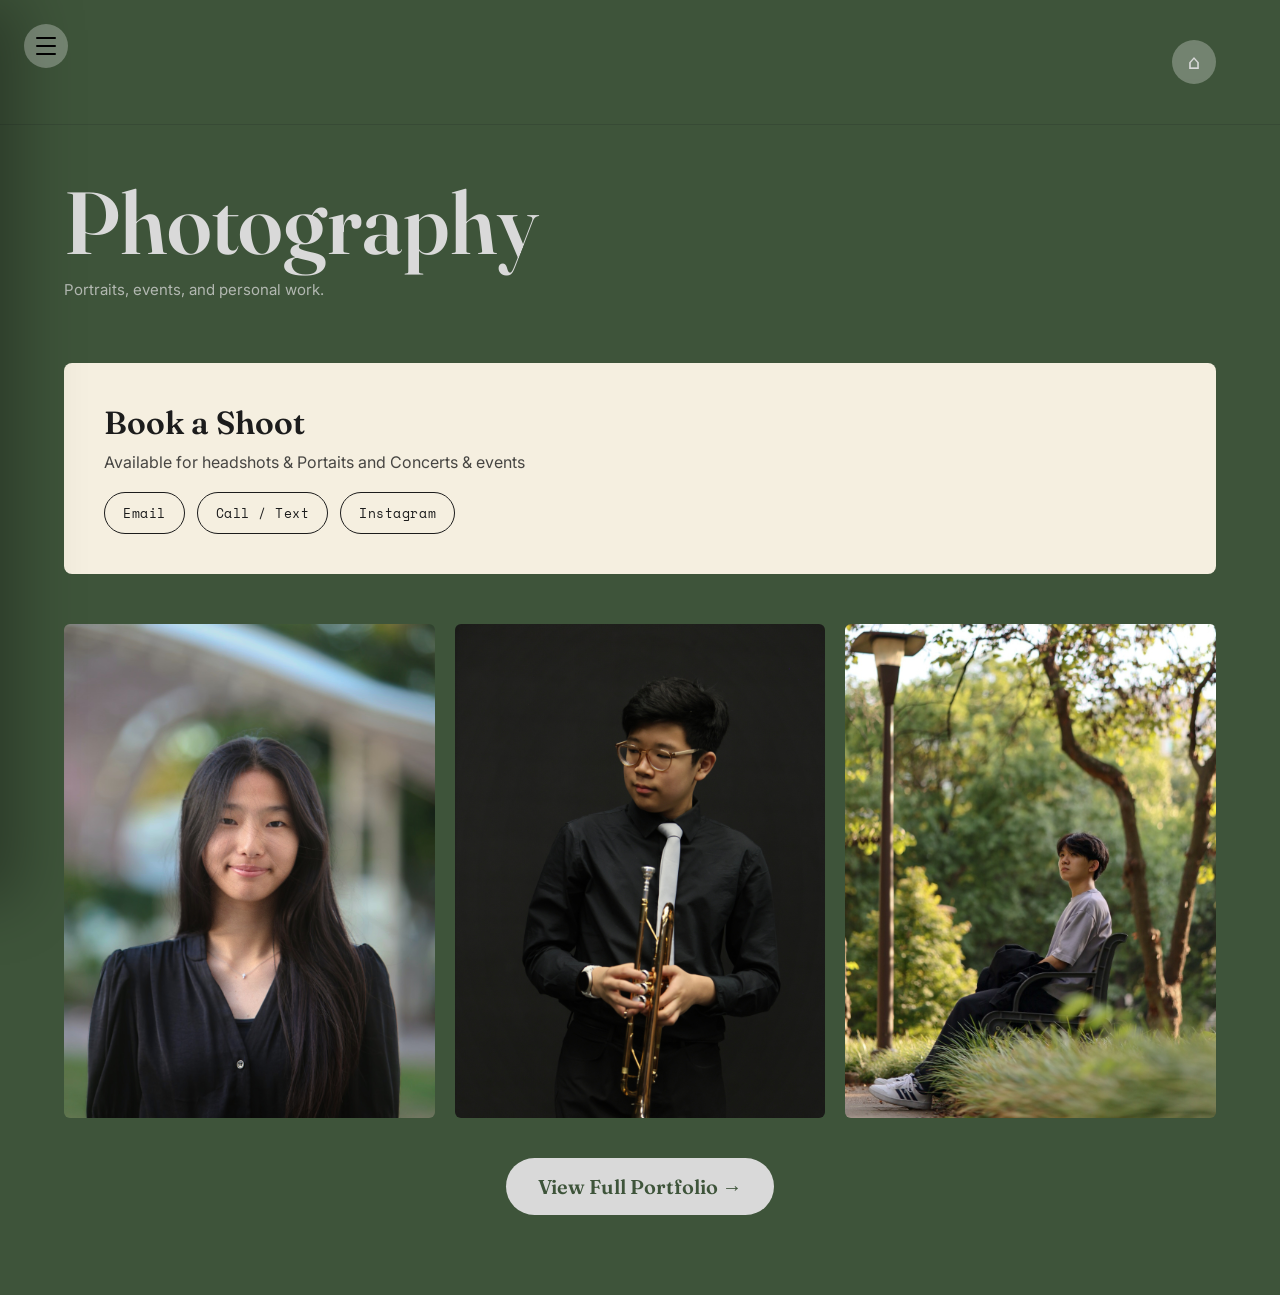
<file: photography/index.html>
<!doctype html>
<html lang="en">
<head>
<meta charset="UTF-8">
<meta name="viewport" content="width=device-width, initial-scale=1.0">
<title>Israel Kim - Photography</title>
<link rel="preconnect" href="https://fonts.googleapis.com">
<link rel="preconnect" href="https://fonts.gstatic.com" crossorigin>
<link href="https://fonts.googleapis.com/css2?family=Fraunces:ital,opsz,wght@0,9..144,300;0,9..144,600;1,9..144,500&family=Space+Mono:wght@400;700&family=Inter:wght@400;500&display=swap" rel="stylesheet">
<link rel="stylesheet" href="/style.css">
<link rel="icon" type="image/x-icon" href="/Pictures/squareImage-1200x1200.png">
</head>
<body class="page page--photo">
  <button class="nav-toggle" id="navToggle" aria-label="Open menu" aria-expanded="false">
  <span></span><span></span><span></span>
</button>
<div class="nav-overlay" id="navOverlay"></div>
<nav class="sidenav" id="sideNav" aria-hidden="true">
  <a href="/">Home</a>
  <a href="/music">Music</a>
  <a href="/photography">Photography</a>
  <a href="/#contact">About / Contact</a>
  <a href="mailto:israelk.iski@gmail.com">israelk.iski@gmail.com</a>
</nav>
<script>
  const navToggle = document.getElementById('navToggle');
  const sideNav = document.getElementById('sideNav');
  const navOverlay = document.getElementById('navOverlay');
  function toggleNav() {
    const isOpen = document.body.classList.toggle('nav-open');
    navToggle.setAttribute('aria-expanded', isOpen);
    sideNav.setAttribute('aria-hidden', !isOpen);
  }
  navToggle.addEventListener('click', toggleNav);
  navOverlay.addEventListener('click', toggleNav);
</script>
  <header class="page__header">
    <a href="/" class="nav-toggle back">⌂</a>
  </header>
  <h1 class="page__title">Photography</h1>
  <p class="page__intro">Portraits, events, and personal work.</p>

  <section class="book-shoot">
    <h2>Book a Shoot</h2>
    <p>Available for headshots & Portaits and Concerts & events</p>
    <div class="book-shoot__actions">
      <a href="mailto:israelk.iski@gmail.com" class="book-btn">Email</a>
      <a href="tel:+14803695969" class="book-btn">Call / Text</a>
      <a href="https://www.instagram.com/israelk.works?utm_source=ig_web_button_share_sheet&igsh=ZDNlZDc0MzIxNw==" target="_blank" rel="noopener noreferrer" class="book-btn">Instagram</a>
    </div>
  </section>

  <div class="photo-feature">
    <div class="photo-feature__img" style="background-image: url('/Pictures/IMG_5991.jpg')"></div>
    <div class="photo-feature__img" style="background-image: url('/Pictures/IMG_2490.jpg')"></div>  
    <div class="photo-feature__img" style="background-image: url('/Pictures/IMG_7870.jpg')"></div>
  </div>

  <div class="portfolio-cta">
    <a href="https://drive.google.com/drive/folders/192-Gk3Y5Q0qqDoFuUNiO5wK94apiuEEM?usp=drive_link" target="_blank" rel="noopener noreferrer" class="portfolio-btn">View Full Portfolio →</a>
  </div>

</body>
</html>
</file>
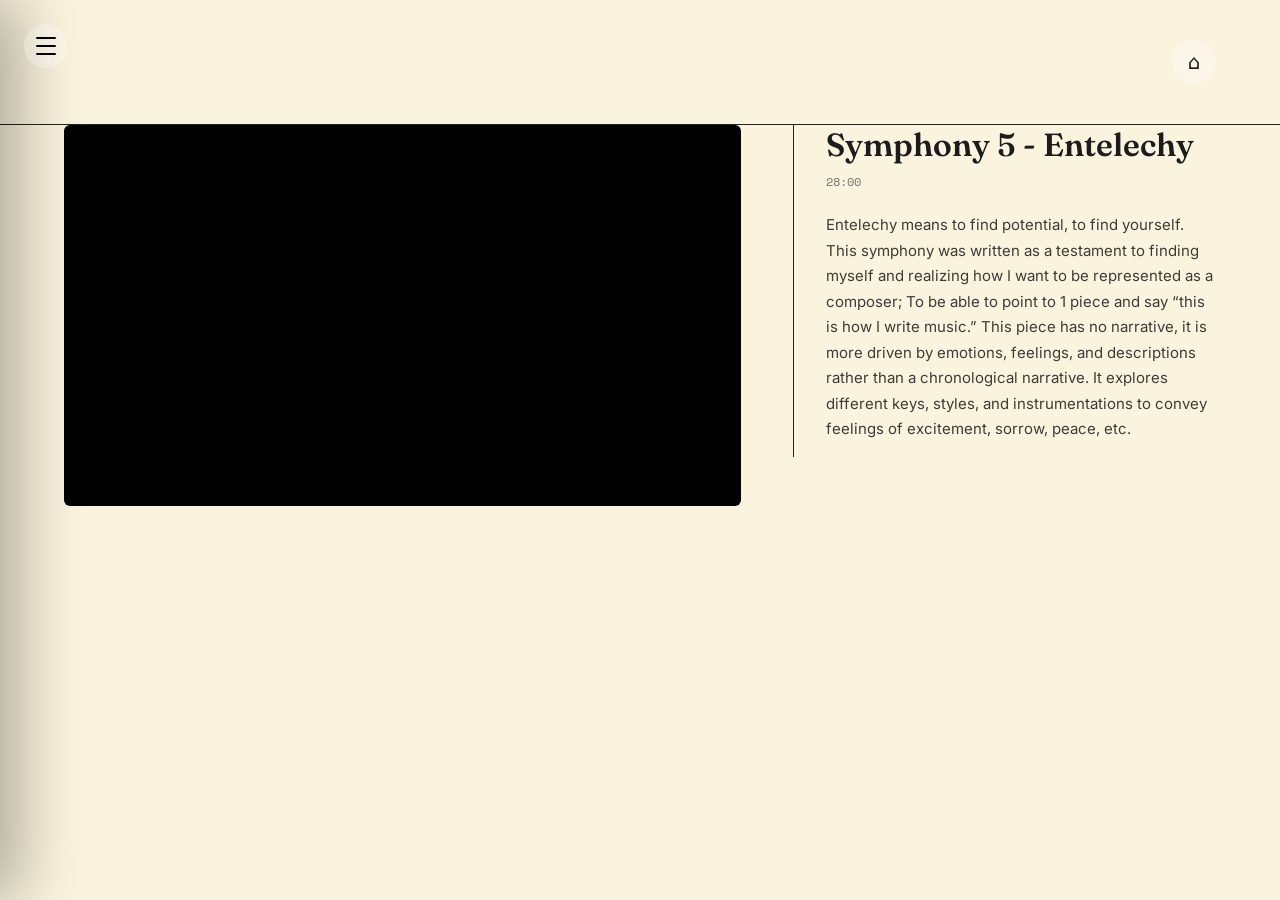
<file: music/entelechy/index.html>
<!doctype html>
<html lang="en">
<head>
<meta charset="UTF-8">
<meta name="viewport" content="width=device-width, initial-scale=1.0">
<title>Symphony 5, Entelechy — Israel Kim</title>
<link rel="preconnect" href="https://fonts.googleapis.com">
<link rel="preconnect" href="https://fonts.gstatic.com" crossorigin>
<link href="https://fonts.googleapis.com/css2?family=Fraunces:ital,opsz,wght@0,9..144,300;0,9..144,600;1,9..144,500&family=Space+Mono:wght@400;700&family=Inter:wght@400;500&display=swap" rel="stylesheet">
<link rel="stylesheet" href="/style.css">
<link rel="icon" type="image/x-icon" href="/Pictures/squareImage-1200x1200.png">
</head>
<body class="page page--music">
  <button class="nav-toggle" id="navToggle" aria-label="Open menu" aria-expanded="false">
  <span></span><span></span><span></span>
</button>

<div class="nav-overlay" id="navOverlay"></div>

<nav class="sidenav" id="sideNav" aria-hidden="true">
  <a href="/">Home</a>
  <a href="/music">Music</a>
  <a href="/photography">Photography</a>
  <a href="/#contact">About / Contact</a>
  <a href="mailto:israelk.iski@gmail.com">israelk.iski@gmail.com</a>
</nav>

<script>
  const navToggle = document.getElementById('navToggle');
  const sideNav = document.getElementById('sideNav');
  const navOverlay = document.getElementById('navOverlay');

  function toggleNav() {
    const isOpen = document.body.classList.toggle('nav-open');
    navToggle.setAttribute('aria-expanded', isOpen);
    sideNav.setAttribute('aria-hidden', !isOpen);
  }

  navToggle.addEventListener('click', toggleNav);
  navOverlay.addEventListener('click', toggleNav);
</script>

  <header class="page__header">
    <a href="/music" class="nav-toggle back">⌂</a>
  </header>

  <div class="track-detail">
    <div class="track-detail__video">
      <iframe src="https://www.youtube.com/embed/VIDEO_ID_HERE" title="Successor" allowfullscreen></iframe>
    </div>
    <div class="track-detail__desc">
      <h2>Symphony 5 - Entelechy</h2>
      <p class="track-detail__meta">28:00</p>
      <p>Entelechy means to find potential, to find yourself. This symphony was written as a testament to finding myself and realizing how I want to be represented as a composer; To be able to point to 1 piece and say “this is how I write music.” This piece has no narrative, it is more driven by emotions, feelings, and descriptions rather than a chronological narrative. It explores different keys, styles, and instrumentations to convey feelings of excitement, sorrow, peace, etc.</p>
    </div>
  </div>

</body>
</html>
</file>
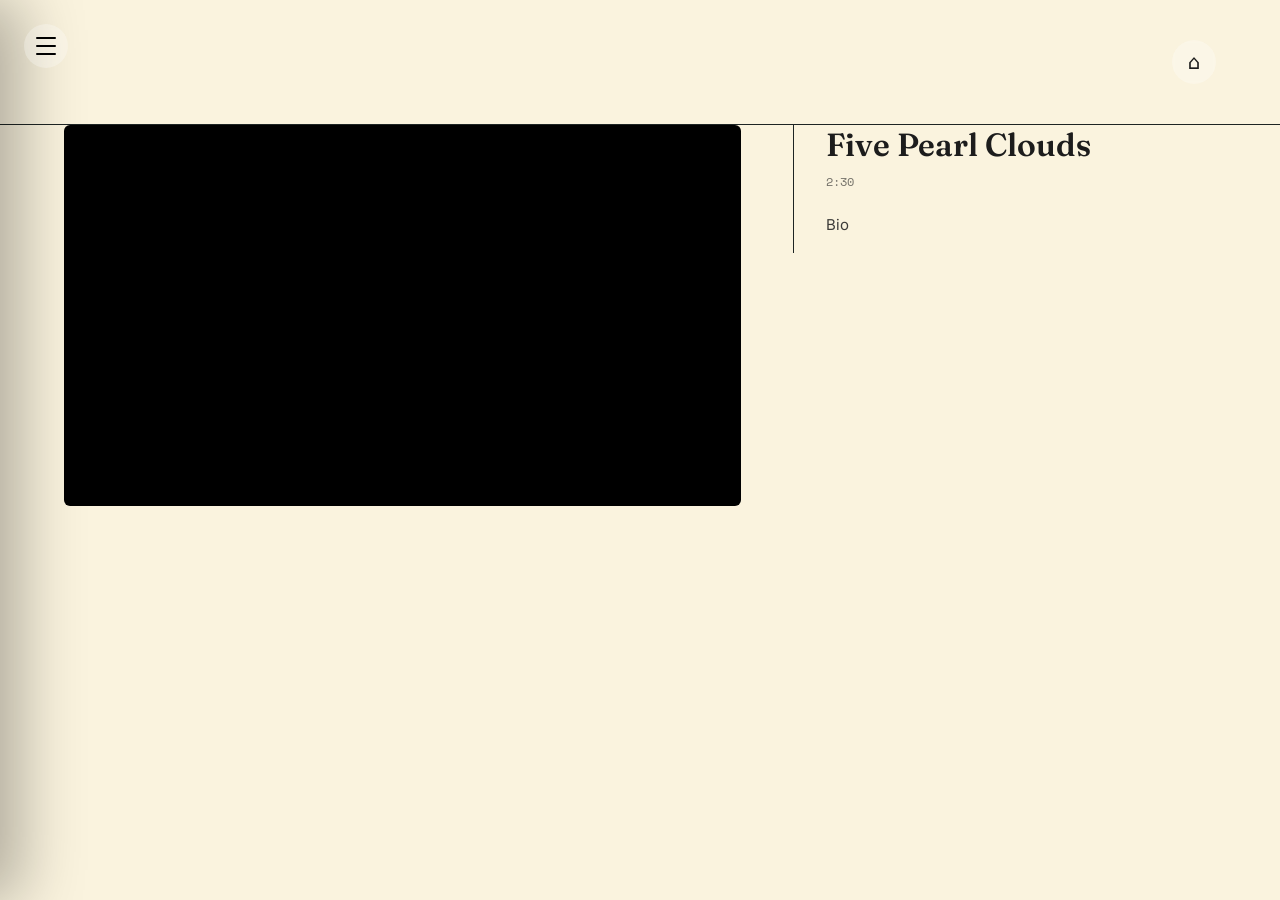
<file: music/five-pearl-clouds/index.html>
<!doctype html>
<html lang="en">
<head>
<meta charset="UTF-8">
<meta name="viewport" content="width=device-width, initial-scale=1.0">
<title>Five Pearl Clouds — Israel Kim</title>
<link rel="preconnect" href="https://fonts.googleapis.com">
<link rel="preconnect" href="https://fonts.gstatic.com" crossorigin>
<link href="https://fonts.googleapis.com/css2?family=Fraunces:ital,opsz,wght@0,9..144,300;0,9..144,600;1,9..144,500&family=Space+Mono:wght@400;700&family=Inter:wght@400;500&display=swap" rel="stylesheet">
<link rel="stylesheet" href="/style.css">
<link rel="icon" type="image/x-icon" href="/Pictures/squareImage-1200x1200.png">
</head>
<body class="page page--music">
  <button class="nav-toggle" id="navToggle" aria-label="Open menu" aria-expanded="false">
  <span></span><span></span><span></span>
</button>

<div class="nav-overlay" id="navOverlay"></div>

<nav class="sidenav" id="sideNav" aria-hidden="true">
  <a href="/">Home</a>
  <a href="/music">Music</a>
  <a href="/photography">Photography</a>
  <a href="/#contact">About / Contact</a>
  <a href="mailto:israelk.iski@gmail.com">israelk.iski@gmail.com</a>
</nav>

<script>
  const navToggle = document.getElementById('navToggle');
  const sideNav = document.getElementById('sideNav');
  const navOverlay = document.getElementById('navOverlay');

  function toggleNav() {
    const isOpen = document.body.classList.toggle('nav-open');
    navToggle.setAttribute('aria-expanded', isOpen);
    sideNav.setAttribute('aria-hidden', !isOpen);
  }

  navToggle.addEventListener('click', toggleNav);
  navOverlay.addEventListener('click', toggleNav);
</script>

  <header class="page__header">
    <a href="/music" class="nav-toggle back">⌂</a>
  </header>

  <div class="track-detail">
    <div class="track-detail__video">
      <iframe src="https://www.youtube.com/embed/VIDEO_ID_HERE" title="Five Pearl Clouds" allowfullscreen></iframe>
    </div>
    <div class="track-detail__desc">
      <h2>Five Pearl Clouds</h2>
      <p class="track-detail__meta">2:30</p>
      <p>Bio</p>
    </div>
  </div>

</body>
</html>
</file>
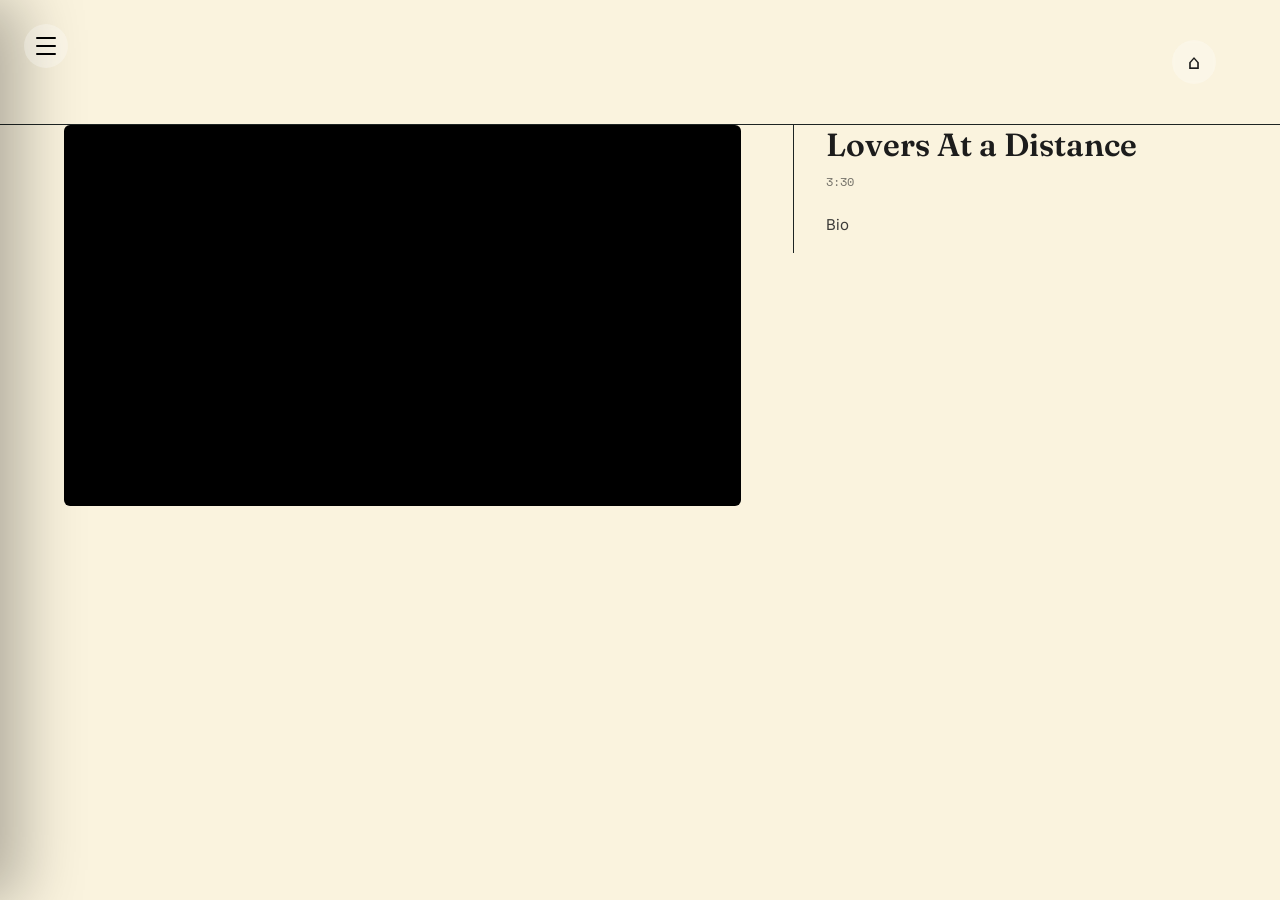
<file: music/lovers-at-a-distance/index.html>
<!doctype html>
<html lang="en">
<head>
<meta charset="UTF-8">
<meta name="viewport" content="width=device-width, initial-scale=1.0">
<title>Lovers At a Distance — Israel Kim</title>
<link rel="preconnect" href="https://fonts.googleapis.com">
<link rel="preconnect" href="https://fonts.gstatic.com" crossorigin>
<link href="https://fonts.googleapis.com/css2?family=Fraunces:ital,opsz,wght@0,9..144,300;0,9..144,600;1,9..144,500&family=Space+Mono:wght@400;700&family=Inter:wght@400;500&display=swap" rel="stylesheet">
<link rel="stylesheet" href="/style.css">
<link rel="icon" type="image/x-icon" href="/Pictures/squareImage-1200x1200.png">
</head>
<body class="page page--music">
  <button class="nav-toggle" id="navToggle" aria-label="Open menu" aria-expanded="false">
  <span></span><span></span><span></span>
</button>

<div class="nav-overlay" id="navOverlay"></div>

<nav class="sidenav" id="sideNav" aria-hidden="true">
  <a href="/">Home</a>
  <a href="/music">Music</a>
  <a href="/photography">Photography</a>
  <a href="/#contact">About / Contact</a>
  <a href="mailto:israelk.iski@gmail.com">israelk.iski@gmail.com</a>
</nav>

<script>
  const navToggle = document.getElementById('navToggle');
  const sideNav = document.getElementById('sideNav');
  const navOverlay = document.getElementById('navOverlay');

  function toggleNav() {
    const isOpen = document.body.classList.toggle('nav-open');
    navToggle.setAttribute('aria-expanded', isOpen);
    sideNav.setAttribute('aria-hidden', !isOpen);
  }

  navToggle.addEventListener('click', toggleNav);
  navOverlay.addEventListener('click', toggleNav);
</script>

  <header class="page__header">
    <a href="/music" class="nav-toggle back">⌂</a>
  </header>

  <div class="track-detail">
    <div class="track-detail__video">
      <iframe src="https://www.youtube.com/embed/VIDEO_ID_HERE" title="Lovers At a Distance" allowfullscreen></iframe>
    </div>
    <div class="track-detail__desc">
      <h2>Lovers At a Distance</h2>
      <p class="track-detail__meta">3:30</p>
      <p>Bio</p>
    </div>
  </div>

</body>
</html>
</file>
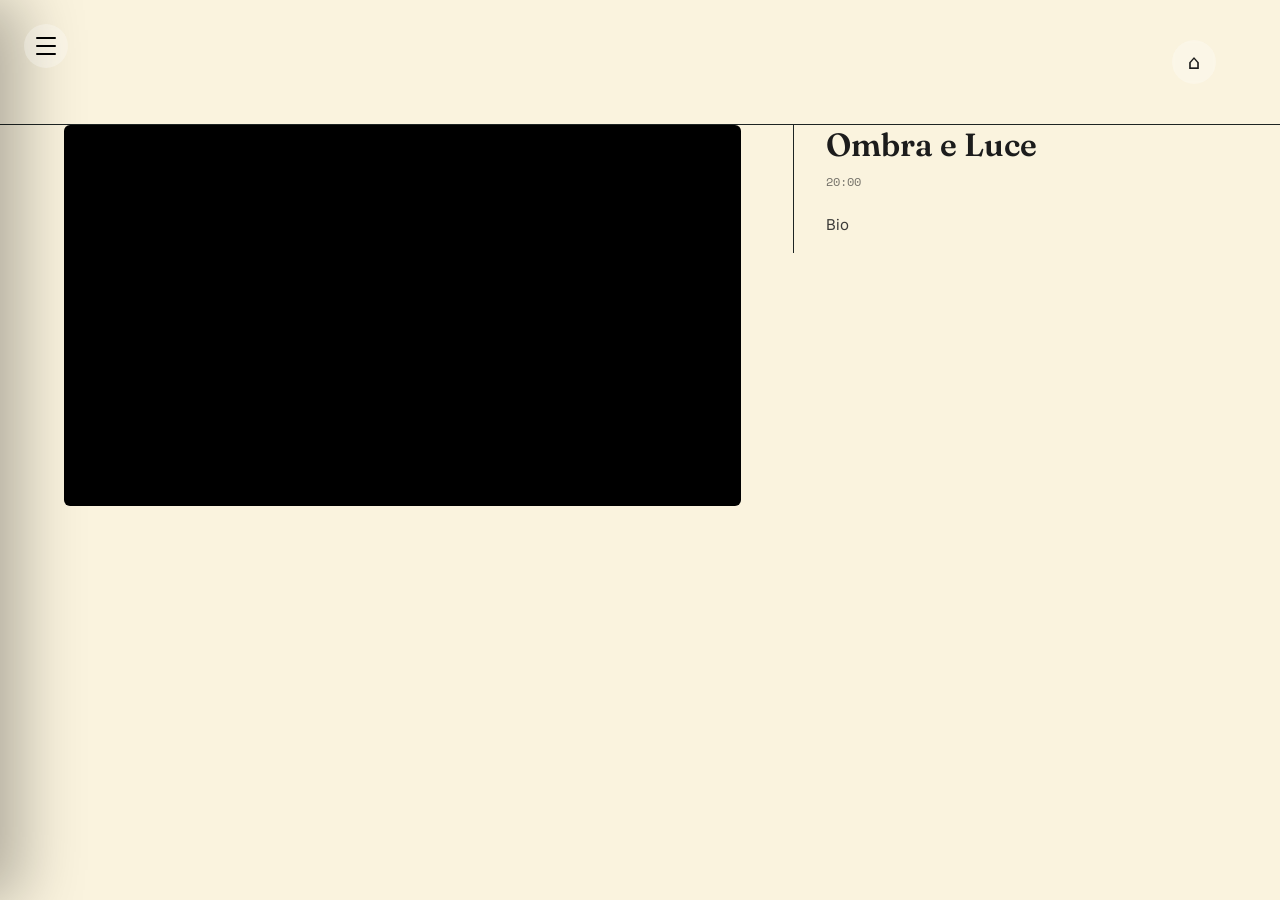
<file: music/ombra-e-luce/index.html>
<!doctype html>
<html lang="en">
<head>
<meta charset="UTF-8">
<meta name="viewport" content="width=device-width, initial-scale=1.0">
<title>Ombra e Luce — Israel Kim</title>
<link rel="preconnect" href="https://fonts.googleapis.com">
<link rel="preconnect" href="https://fonts.gstatic.com" crossorigin>
<link href="https://fonts.googleapis.com/css2?family=Fraunces:ital,opsz,wght@0,9..144,300;0,9..144,600;1,9..144,500&family=Space+Mono:wght@400;700&family=Inter:wght@400;500&display=swap" rel="stylesheet">
<link rel="stylesheet" href="/style.css">
<link rel="icon" type="image/x-icon" href="/Pictures/squareImage-1200x1200.png">
</head>
<body class="page page--music">
  <button class="nav-toggle" id="navToggle" aria-label="Open menu" aria-expanded="false">
  <span></span><span></span><span></span>
</button>

<div class="nav-overlay" id="navOverlay"></div>

<nav class="sidenav" id="sideNav" aria-hidden="true">
  <a href="/">Home</a>
  <a href="/music">Music</a>
  <a href="/photography">Photography</a>
  <a href="/#contact">About / Contact</a>
  <a href="mailto:israelk.iski@gmail.com">israelk.iski@gmail.com</a>
</nav>

<script>
  const navToggle = document.getElementById('navToggle');
  const sideNav = document.getElementById('sideNav');
  const navOverlay = document.getElementById('navOverlay');

  function toggleNav() {
    const isOpen = document.body.classList.toggle('nav-open');
    navToggle.setAttribute('aria-expanded', isOpen);
    sideNav.setAttribute('aria-hidden', !isOpen);
  }

  navToggle.addEventListener('click', toggleNav);
  navOverlay.addEventListener('click', toggleNav);
</script>

  <header class="page__header">
    <a href="/music" class="nav-toggle back">⌂</a>
  </header>

  <div class="track-detail">
    <div class="track-detail__video">
      <iframe src="https://www.youtube.com/embed/VIDEO_ID_HERE" title="Ombra e Luce" allowfullscreen></iframe>
    </div>
    <div class="track-detail__desc">
      <h2>Ombra e Luce</h2>
      <p class="track-detail__meta">20:00</p>
      <p>Bio</p>
    </div>
  </div>

</body>
</html>
</file>
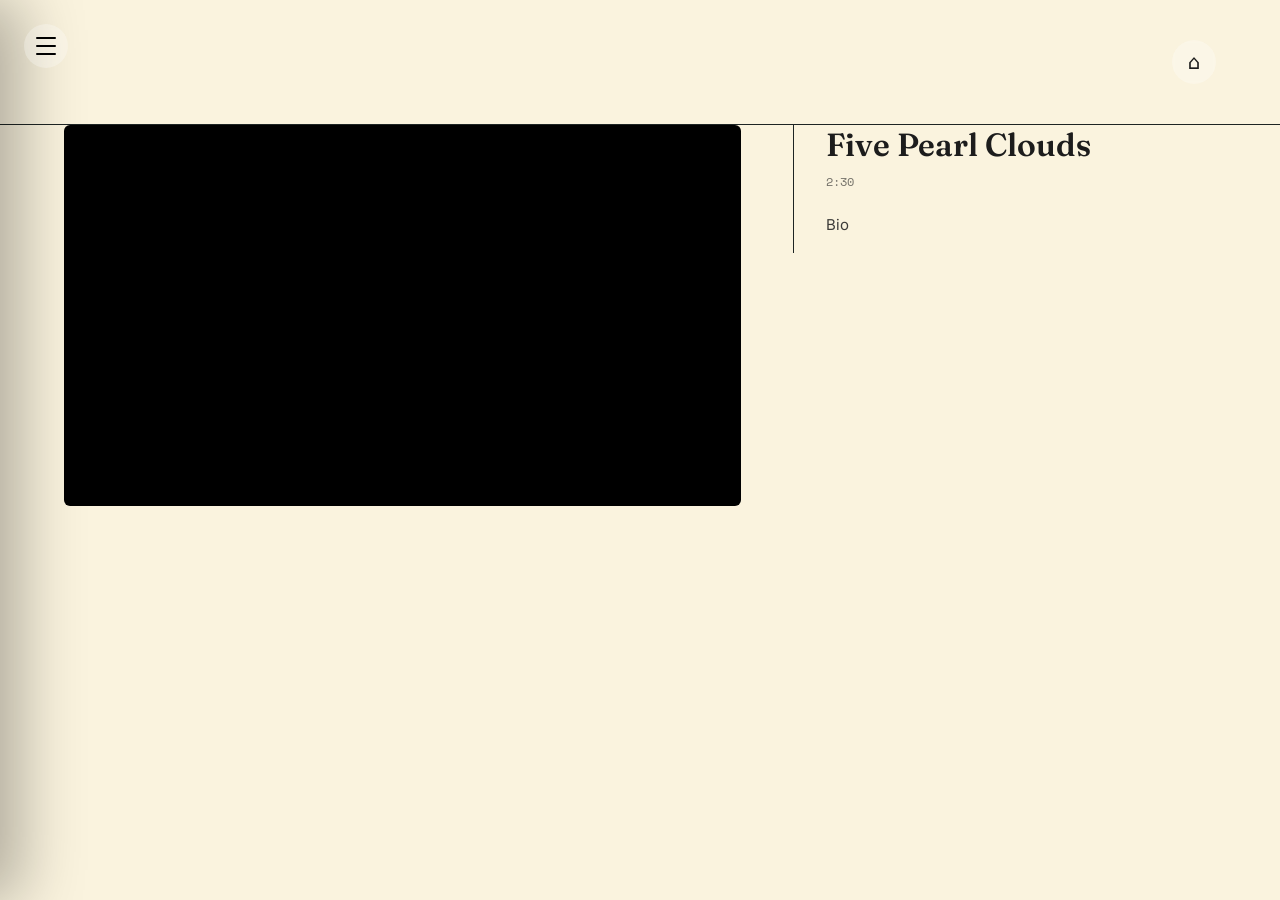
<file: music/five-pearl-clouds/five-pearl-clouds-index.html>
<!doctype html>
<html lang="en">
<head>
<meta charset="UTF-8">
<meta name="viewport" content="width=device-width, initial-scale=1.0">
<title>Five Pearl Clouds — Israel Kim</title>
<link rel="preconnect" href="https://fonts.googleapis.com">
<link rel="preconnect" href="https://fonts.gstatic.com" crossorigin>
<link href="https://fonts.googleapis.com/css2?family=Fraunces:ital,opsz,wght@0,9..144,300;0,9..144,600;1,9..144,500&family=Space+Mono:wght@400;700&family=Inter:wght@400;500&display=swap" rel="stylesheet">
<link rel="stylesheet" href="/style.css">
<link rel="icon" type="image/x-icon" href="/Pictures/squareImage-1200x1200.png">
</head>
<body class="page page--music">
  <button class="nav-toggle" id="navToggle" aria-label="Open menu" aria-expanded="false">
  <span></span><span></span><span></span>
</button>

<div class="nav-overlay" id="navOverlay"></div>

<nav class="sidenav" id="sideNav" aria-hidden="true">
  <a href="/">Home</a>
  <a href="/music">Music</a>
  <a href="/photography">Photography</a>
  <a href="https://www.instagram.com/israelk.works?utm_source=ig_web_button_share_sheet&igsh=ZDNlZDc0MzIxNw==" target="_blank" rel="noopener noreferrer">Contact</a>
  <a href="mailto:example@gmail.com">example@gmail.com</a>
</nav>

<script>
  const navToggle = document.getElementById('navToggle');
  const sideNav = document.getElementById('sideNav');
  const navOverlay = document.getElementById('navOverlay');

  function toggleNav() {
    const isOpen = document.body.classList.toggle('nav-open');
    navToggle.setAttribute('aria-expanded', isOpen);
    sideNav.setAttribute('aria-hidden', !isOpen);
  }

  navToggle.addEventListener('click', toggleNav);
  navOverlay.addEventListener('click', toggleNav);
</script>

  <header class="page__header">
    <a href="/music" class="nav-toggle back">⌂</a>
  </header>

  <div class="track-detail">
    <div class="track-detail__video">
      <iframe src="https://www.youtube.com/embed/VIDEO_ID_HERE" title="Five Pearl Clouds" allowfullscreen></iframe>
    </div>
    <div class="track-detail__desc">
      <h2>Five Pearl Clouds</h2>
      <p class="track-detail__meta">2:30</p>
      <p>Bio</p>
    </div>
  </div>

</body>
</html>
</file>
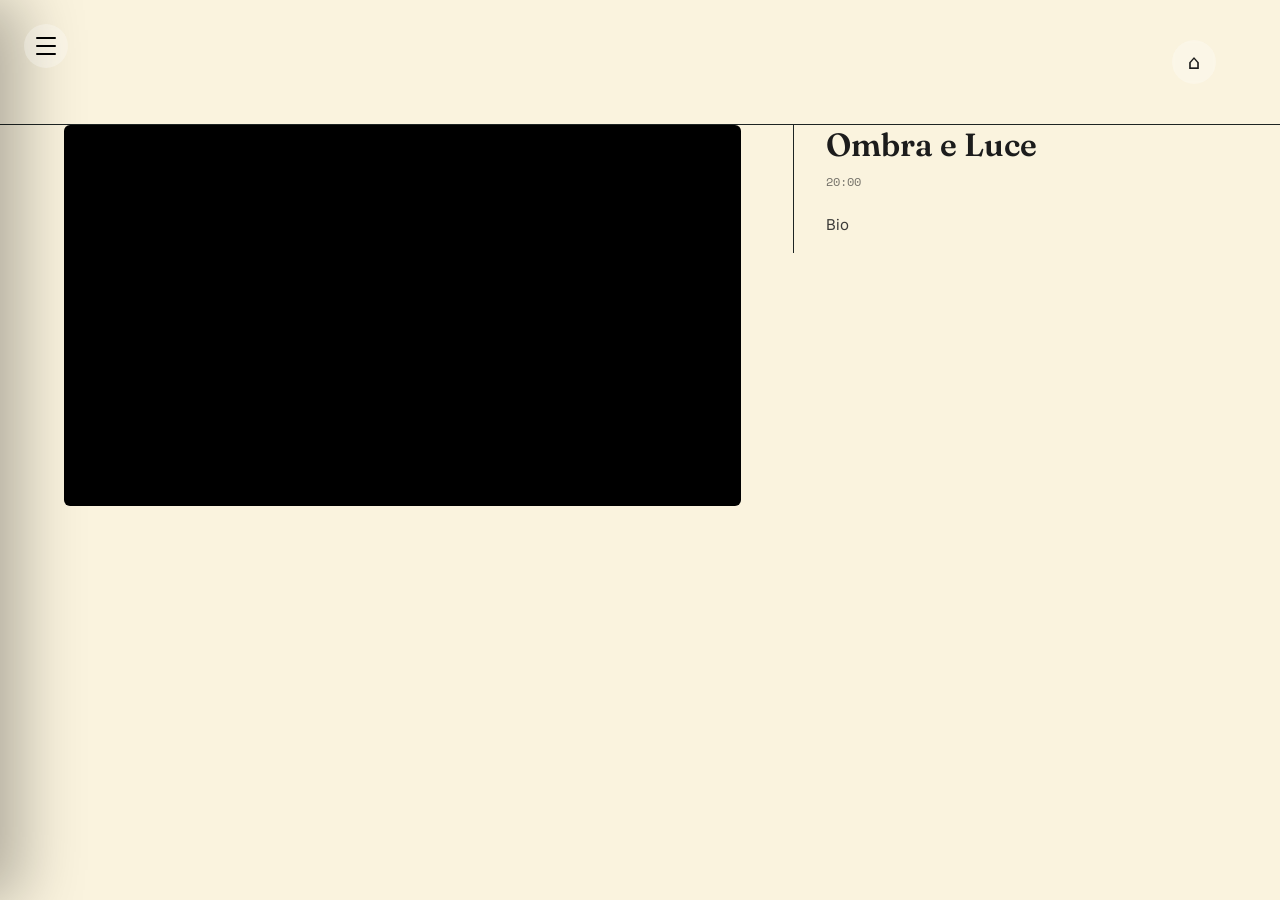
<file: music/ombra-e-luce/ombra-e-luce-index.html>
<!doctype html>
<html lang="en">
<head>
<meta charset="UTF-8">
<meta name="viewport" content="width=device-width, initial-scale=1.0">
<title>Ombra e Luce — Israel Kim</title>
<link rel="preconnect" href="https://fonts.googleapis.com">
<link rel="preconnect" href="https://fonts.gstatic.com" crossorigin>
<link href="https://fonts.googleapis.com/css2?family=Fraunces:ital,opsz,wght@0,9..144,300;0,9..144,600;1,9..144,500&family=Space+Mono:wght@400;700&family=Inter:wght@400;500&display=swap" rel="stylesheet">
<link rel="stylesheet" href="/style.css">
<link rel="icon" type="image/x-icon" href="/Pictures/squareImage-1200x1200.png">
</head>
<body class="page page--music">
  <button class="nav-toggle" id="navToggle" aria-label="Open menu" aria-expanded="false">
  <span></span><span></span><span></span>
</button>

<div class="nav-overlay" id="navOverlay"></div>

<nav class="sidenav" id="sideNav" aria-hidden="true">
  <a href="/">Home</a>
  <a href="/music">Music</a>
  <a href="/photography">Photography</a>
  <a href="https://www.instagram.com/israelk.works?utm_source=ig_web_button_share_sheet&igsh=ZDNlZDc0MzIxNw==" target="_blank" rel="noopener noreferrer">Contact</a>
  <a href="mailto:example@gmail.com">example@gmail.com</a>
</nav>

<script>
  const navToggle = document.getElementById('navToggle');
  const sideNav = document.getElementById('sideNav');
  const navOverlay = document.getElementById('navOverlay');

  function toggleNav() {
    const isOpen = document.body.classList.toggle('nav-open');
    navToggle.setAttribute('aria-expanded', isOpen);
    sideNav.setAttribute('aria-hidden', !isOpen);
  }

  navToggle.addEventListener('click', toggleNav);
  navOverlay.addEventListener('click', toggleNav);
</script>

  <header class="page__header">
    <a href="/music" class="nav-toggle back">⌂</a>
  </header>

  <div class="track-detail">
    <div class="track-detail__video">
      <iframe src="https://www.youtube.com/embed/VIDEO_ID_HERE" title="Ombra e Luce" allowfullscreen></iframe>
    </div>
    <div class="track-detail__desc">
      <h2>Ombra e Luce</h2>
      <p class="track-detail__meta">20:00</p>
      <p>Bio</p>
    </div>
  </div>

</body>
</html>
</file>
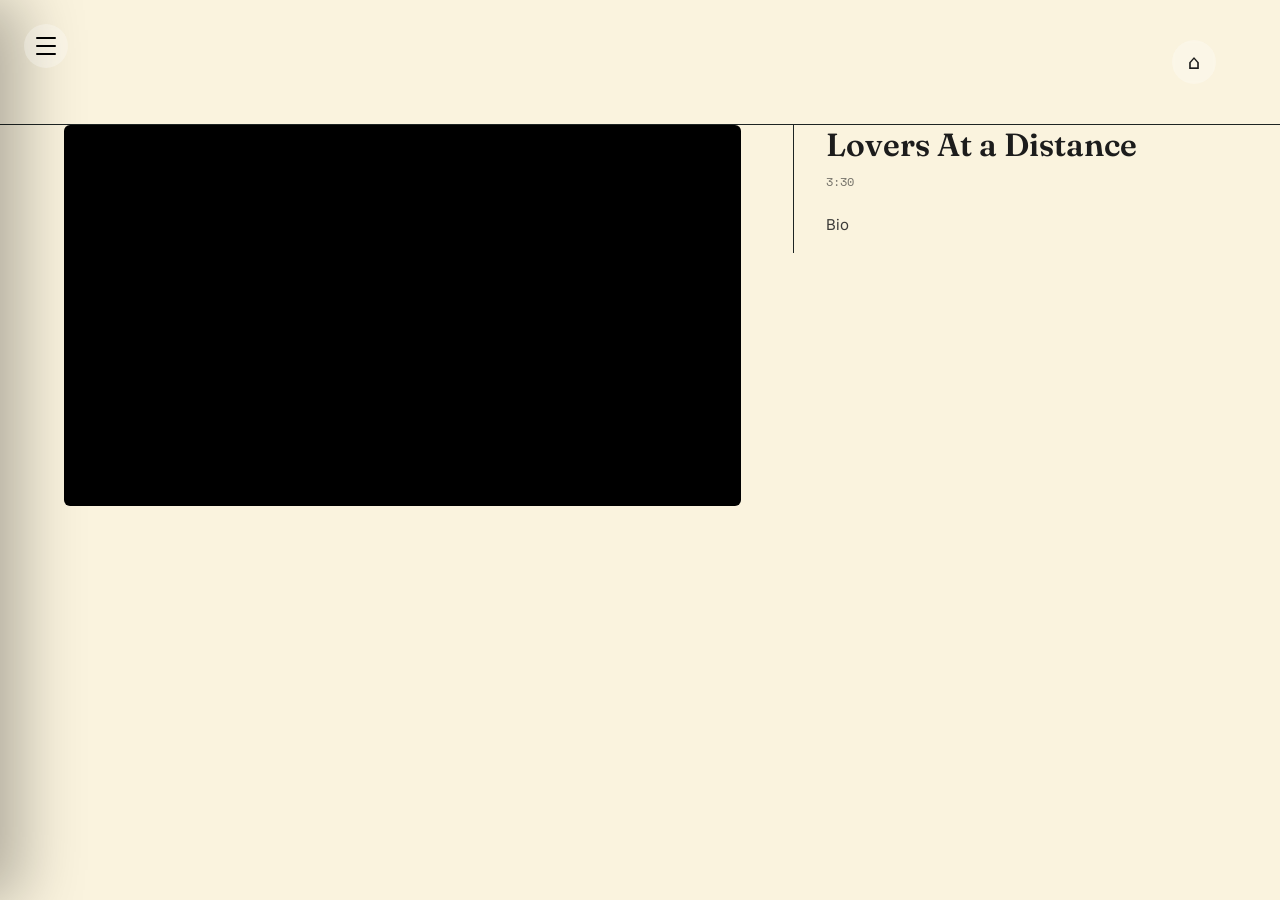
<file: music/Piece1/lovers-at-a-distance-index.html>
<!doctype html>
<html lang="en">
<head>
<meta charset="UTF-8">
<meta name="viewport" content="width=device-width, initial-scale=1.0">
<title>Lovers At a Distance — Israel Kim</title>
<link rel="preconnect" href="https://fonts.googleapis.com">
<link rel="preconnect" href="https://fonts.gstatic.com" crossorigin>
<link href="https://fonts.googleapis.com/css2?family=Fraunces:ital,opsz,wght@0,9..144,300;0,9..144,600;1,9..144,500&family=Space+Mono:wght@400;700&family=Inter:wght@400;500&display=swap" rel="stylesheet">
<link rel="stylesheet" href="/style.css">
<link rel="icon" type="image/x-icon" href="/Pictures/squareImage-1200x1200.png">
</head>
<body class="page page--music">
  <button class="nav-toggle" id="navToggle" aria-label="Open menu" aria-expanded="false">
  <span></span><span></span><span></span>
</button>

<div class="nav-overlay" id="navOverlay"></div>

<nav class="sidenav" id="sideNav" aria-hidden="true">
  <a href="/">Home</a>
  <a href="/music">Music</a>
  <a href="/photography">Photography</a>
  <a href="https://www.instagram.com/israelk.works?utm_source=ig_web_button_share_sheet&igsh=ZDNlZDc0MzIxNw==" target="_blank" rel="noopener noreferrer">Contact</a>
  <a href="mailto:example@gmail.com">example@gmail.com</a>
</nav>

<script>
  const navToggle = document.getElementById('navToggle');
  const sideNav = document.getElementById('sideNav');
  const navOverlay = document.getElementById('navOverlay');

  function toggleNav() {
    const isOpen = document.body.classList.toggle('nav-open');
    navToggle.setAttribute('aria-expanded', isOpen);
    sideNav.setAttribute('aria-hidden', !isOpen);
  }

  navToggle.addEventListener('click', toggleNav);
  navOverlay.addEventListener('click', toggleNav);
</script>

  <header class="page__header">
    <a href="/music" class="nav-toggle back">⌂</a>
  </header>

  <div class="track-detail">
    <div class="track-detail__video">
      <iframe src="https://www.youtube.com/embed/VIDEO_ID_HERE" title="Lovers At a Distance" allowfullscreen></iframe>
    </div>
    <div class="track-detail__desc">
      <h2>Lovers At a Distance</h2>
      <p class="track-detail__meta">3:30</p>
      <p>Bio</p>
    </div>
  </div>

</body>
</html>
</file>
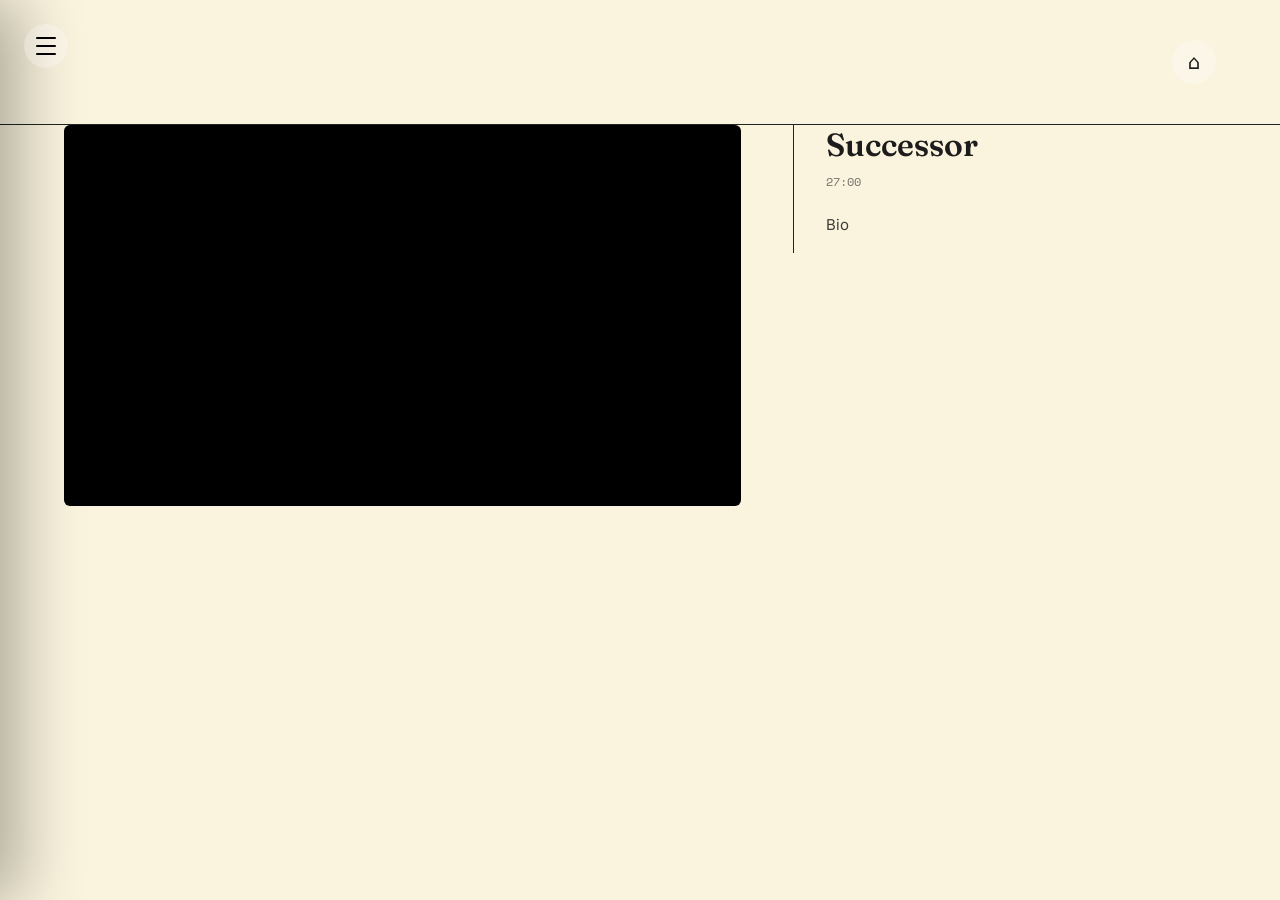
<file: music/successor/successor-index.html>
<!doctype html>
<html lang="en">
<head>
<meta charset="UTF-8">
<meta name="viewport" content="width=device-width, initial-scale=1.0">
<title>Successor — Israel Kim</title>
<link rel="preconnect" href="https://fonts.googleapis.com">
<link rel="preconnect" href="https://fonts.gstatic.com" crossorigin>
<link href="https://fonts.googleapis.com/css2?family=Fraunces:ital,opsz,wght@0,9..144,300;0,9..144,600;1,9..144,500&family=Space+Mono:wght@400;700&family=Inter:wght@400;500&display=swap" rel="stylesheet">
<link rel="stylesheet" href="/style.css">
<link rel="icon" type="image/x-icon" href="/Pictures/squareImage-1200x1200.png">
</head>
<body class="page page--music">
  <button class="nav-toggle" id="navToggle" aria-label="Open menu" aria-expanded="false">
  <span></span><span></span><span></span>
</button>

<div class="nav-overlay" id="navOverlay"></div>

<nav class="sidenav" id="sideNav" aria-hidden="true">
  <a href="/">Home</a>
  <a href="/music">Music</a>
  <a href="/photography">Photography</a>
  <a href="https://www.instagram.com/israelk.works?utm_source=ig_web_button_share_sheet&igsh=ZDNlZDc0MzIxNw==" target="_blank" rel="noopener noreferrer">Contact</a>
  <a href="mailto:example@gmail.com">example@gmail.com</a>
</nav>

<script>
  const navToggle = document.getElementById('navToggle');
  const sideNav = document.getElementById('sideNav');
  const navOverlay = document.getElementById('navOverlay');

  function toggleNav() {
    const isOpen = document.body.classList.toggle('nav-open');
    navToggle.setAttribute('aria-expanded', isOpen);
    sideNav.setAttribute('aria-hidden', !isOpen);
  }

  navToggle.addEventListener('click', toggleNav);
  navOverlay.addEventListener('click', toggleNav);
</script>

  <header class="page__header">
    <a href="/music" class="nav-toggle back">⌂</a>
  </header>

  <div class="track-detail">
    <div class="track-detail__video">
      <iframe src="https://www.youtube.com/embed/VIDEO_ID_HERE" title="Successor" allowfullscreen></iframe>
    </div>
    <div class="track-detail__desc">
      <h2>Successor</h2>
      <p class="track-detail__meta">27:00</p>
      <p>Bio</p>
    </div>
  </div>

</body>
</html>
</file>
<file: style.css>
/* ---------- tokens ---------- */
:root {
  --ink: #faf3de;       /* music ground */
  --ink-2: #1B1D27;
  --amber: #E3B23C;     /* music accent, stage light */
  --amber-dim: #8a6c28;

  --bone: #3e543a;      /* photography ground */
  --bone-2: #E4DDCE;
  --teal: #d9d9d9;      /* photography accent, darkroom ink */
  --teal-dim: #5c6c74;

  --paper: #1c1c1c;
  --line-on-dark: rgba(29, 36, 35,1);
  --line-on-light: rgba(18,19,26,0.14);

  --display: 'Fraunces', serif;
  --mono: 'Space Mono', monospace;
  --body: 'Inter', system-ui, sans-serif;
}

* { box-sizing: border-box; }
html, body { height: 100%; }
html { scroll-behavior: smooth; }
body {
  margin: 0;
  font-family: var(--body);
  background: var(--ink);
  color: var(--paper);
  overflow-x: hidden;
}
a { color: inherit; text-decoration: none; }

@media (prefers-reduced-motion: reduce) {
  * { animation-duration: 0.001ms !important; transition-duration: 0.001ms !important; }
}

/* ---------- minimalist homepage ---------- */
body.home {
  background: linear-gradient(135deg, #f7eed2 0%, #fff9e8 55%, #f7eed2 100%);
  background-attachment: fixed;
  min-height: 100vh;
}

.hero {
  height: 34vh;
  min-height: 200px;
  display: flex;
  align-items: center;
  justify-content: center;
  isolation: isolate;
}

.hero__title {
  margin: 0;
  font-family: var(--display);
  font-weight: 700;
  font-size: clamp(30px, 6vw, 68px);
  letter-spacing: -0.01em;
  color: #242424;
  text-align: center;
  padding: 0 15px;
}

.buttons {
  display: flex;
  flex-wrap: wrap;
  align-items: center;
  justify-content: center;
  gap: clamp(20px, 4vw, 56px);
  padding: clamp(12px, 1.5vw, 18px) 5vw clamp(25px, 4vw, 40px);
}

.btn {
  position: relative;
  display: flex;
  align-items: center;
  justify-content: center;
  overflow: hidden;
  width: min(36vw, 420px);
  aspect-ratio: 1 / 1;
  border-radius: 6px;
  background-color: #f7f6f3;
  background-size: cover;
  background-position: center;
  box-shadow: 0 14px 30px rgba(0,0,0,0.16), 0 2px 8px rgba(0,0,0,0.08);
  transition: transform 420ms cubic-bezier(.19,1,.22,1), box-shadow 420ms ease;
  isolation: isolate;
}

/* backgrounds Ã¢â‚¬â€ swap these two url()s for new photos any time */
.btn--music { background-image: url("/Pictures/image1.jpg"); }
.btn--photo { background-image: url("/Pictures/IMG_6822.jpeg"); }

.btn::before {
  content: "";
  position: absolute;
  inset: 0;
  background: rgba(0,0,0,0.22);
  transition: background 420ms ease;
  z-index: 0;
}

.btn__label {
  position: relative;
  z-index: 1;
  font-family: var(--display);
  font-weight: 600;
  font-size: clamp(20px, 2.6vw, 36px);
  color: #fff;
  letter-spacing: 0.08em;
  text-transform: uppercase;
  transition: text-shadow 420ms ease, transform 420ms ease;
}

.btn:hover,
.btn:focus-visible {
  transform: translateY(-6px) scale(1.02);
  box-shadow: 0 24px 48px rgba(0,0,0,0.26), 0 0 60px rgba(255,255,255,0.35);
}
.btn--music:hover, .btn--music:focus-visible {
  box-shadow: 0 24px 48px rgba(0,0,0,0.26), 0 0 60px rgba(227,178,60,0.55);
}
.btn--photo:hover, .btn--photo:focus-visible {
  box-shadow: 0 24px 48px rgba(0,0,0,0.26), 0 0 60px rgba(34,48,58,0.45);
}

.btn:hover::before { background: rgba(0,0,0,0.1); }

.btn:hover .btn__label,
.btn:focus-visible .btn__label {
  transform: scale(1.04);
  text-shadow: 0 0 18px rgba(255,255,255,0.9), 0 0 46px rgba(255,255,255,0.55);
}

.btn:focus-visible {
  outline: 2px solid #fff;
  outline-offset: -6px;
}

/* ---------- mobile ---------- */
@media (max-width: 719px) {
  .hero { height: 26vh; min-height: 160px; }
  .buttons {
    flex-direction: column;
    padding: 28px 8vw 56px;
    gap: 28px;
  }
  .btn { width: min(78vw, 380px); }
}
.scroll-cue {
  display: flex;
  flex-direction: column;
  align-items: center;
  gap: 2px;
  padding-bottom: clamp(12px, 2vw, 24px);
  color: #1c1815;
}

.chevron {
  width: 60px;
  height: 10px;
  position: relative;
  opacity: 0.2;
  animation: chevron-pulse 1.6s ease-in-out infinite;
}

.chevron::before,
.chevron::after {
  content: "";
  position: absolute;
  top: 0;
  width: 60%;
  height: 2px;
  background: currentColor;
  border-radius: 2px;
}

.chevron::before {
  left: 0;
  transform: rotate(38deg);
  transform-origin: left top;
}

.chevron::after {
  right: 0;
  transform: rotate(-38deg);
  transform-origin: right top;
}

.chevron:nth-child(1) { animation-delay: 0s; }
.chevron:nth-child(2) { animation-delay: 0.18s; }
.chevron:nth-child(3) { animation-delay: 0.36s; }

@keyframes chevron-pulse {
  0%, 100% { opacity: 0.15; transform: translateY(0); }
  50% { opacity: 0.9; transform: translateY(3px); }
}

/* ---------- hamburger + sliding sidebar ---------- */
.nav-toggle {
  position: fixed;
  top: 24px;
  left: 24px;
  z-index: 60;
  width: 44px;
  height: 44px;
  display: flex;
  flex-direction: column;
  align-items: center;
  justify-content: center;
  gap: 6px;
  background: rgba(255,255,255,0.28);
  border: none;
  border-radius: 50%;
  cursor: pointer;
  backdrop-filter: blur(3px);
  transition: background 300ms ease;
}
.nav-toggle:hover { background: rgba(255,255,255,0.42); }

.nav-toggle span {
  display: block;
  width: 20px;
  height: 2px;
  background: currentColor;
  border-radius: 2px;
  transition: transform 380ms cubic-bezier(.19,1,.22,1), opacity 220ms ease;
}

body.nav-open .nav-toggle span:nth-child(1) { transform: translateY(8px) rotate(45deg); }
body.nav-open .nav-toggle span:nth-child(2) { opacity: 0; }
body.nav-open .nav-toggle span:nth-child(3) { transform: translateY(-8px) rotate(-45deg); }

.sidenav {
  position: fixed;
  top: 0;
  left: 0;
  height: 100vh;
  width: min(280px, 78vw);
  background: #101010;
  box-shadow: 20px 0 60px rgba(0,0,0,0.3);
  z-index: 55;
  display: flex;
  flex-direction: column;
  gap: 4px;
  padding: 104px 32px 32px;
  transform: translateX(-100%);
  transition: transform 480ms cubic-bezier(.19,1,.22,1);
}
body.nav-open .sidenav { transform: translateX(0); }

.sidenav a {
  font-family: var(--display);
  font-size: 20px;
  color: #fff;
  padding: 14px 0;
  border-bottom: 1px solid rgba(255,255,255,0.14);
  transition: opacity 200ms ease;
}
.sidenav a:hover { opacity: 0.6; }

.nav-overlay {
  position: fixed;
  inset: 0;
  background: rgba(0,0,0,0.4);
  opacity: 0;
  pointer-events: none;
  transition: opacity 420ms ease;
  z-index: 50;
}
body.nav-open .nav-overlay { opacity: 1; pointer-events: auto; }

/* ---------- shared sub-page chrome ---------- */
.page {
  min-height: 100vh;
}
.page--music { background: var(--ink); color: var(--paper); }
.page--photo { background: var(--bone); color: var(--teal); }

.page__header {
  display: flex;
  align-items: center;
  justify-content: end;
  gap: 10px;
  padding: clamp(20px, 4vw, 40px) clamp(24px, 5vw, 64px);
  border-bottom: 1px solid var(--line-on-dark);
}
.page--photo .page__header { border-bottom: 1px solid var(--line-on-light); }

.back {
  position: static !important;
  font-size: 20px;
}

.page__kicker {
  font-family: var(--mono);
  font-size: 12px;
  letter-spacing: 0.18em;
  text-transform: uppercase;
  opacity: 0.6;
}

.page__title {
  font-family: var(--display);
  font-weight: 600;
  font-size: clamp(40px, 7vw, 88px);
  line-height: 0.95;
  margin: 0 0 8px;
  padding: 0 clamp(24px, 5vw, 64px);
  padding-top: clamp(28px, 5vw, 56px);
}

.page__intro {
  font-family: var(--body);
  font-size: 15px;
  max-width: 46ch;
  opacity: 0.75;
  padding: 0 clamp(24px, 5vw, 64px);
  margin-bottom: clamp(36px, 6vw, 64px);
}

/* track list */
.tracklist {
  padding: 0 clamp(24px, 5vw, 64px) 80px;
  display: flex;
  flex-direction: column;
}
.track {
  display: grid;
  grid-template-columns: 2.5em 1fr auto;
  gap: 20px;
  align-items: center;
  padding: 18px 0;
  border-bottom: 1px solid var(--line-on-dark);
  font-family: var(--mono);
}
.track__index { color: var(--amber); font-size: 13px; }
.track__name { font-family: var(--body); font-size: 17px; }
.track__meta { font-size: 12px; opacity: 0.55; letter-spacing: 0.04em; }

/* photo grid */
.grid {
  padding: 0 clamp(24px, 5vw, 64px) 80px;
  display: grid;
  grid-template-columns: repeat(auto-fill, minmax(220px, 1fr));
  gap: clamp(10px, 2vw, 20px);
}
.frame {
  position: relative;
  aspect-ratio: 4/5;
  background: linear-gradient(160deg, #d8d0bd, #c7bda5);
  display: flex;
  align-items: flex-end;
  padding: 14px;
  overflow: hidden;
}
.frame::before {
  content: "";
  position: absolute; inset: 8px;
  border: 1px solid rgba(34,48,58,0.25);
  pointer-events: none;
}
.frame span {
  font-family: var(--mono);
  font-size: 11px;
  letter-spacing: 0.04em;
  color: var(--teal);
  opacity: 0.7;
}

/* ---------- homepage: about section ---------- */
.about {
  position: relative;
  background: linear-gradient(to bottom, rgba(163,163,163,0) 0, #a3a3a3 380px);
  color: #f2ede8;
  padding: clamp(56px, 8vw, 100px) 5vw;
}

.about__title {
  font-family: var(--display);
  font-weight: 600;
  font-size: clamp(28px, 4vw, 48px);
  text-align: center;
  margin: 0 0 clamp(32px, 5vw, 56px);
  color: #242424;
}

.about__grid {
  display: grid;
  grid-template-columns: 1fr 1.2fr;
  gap: clamp(24px, 4vw, 48px);
  max-width: 1100px;
  margin: 0 auto;
}

.about__photo {
  aspect-ratio: 1 / 1;
  border-radius: 6px;
  background: #a3a3a3;
  display: flex;
  align-items: center;
  justify-content: center;
  color: rgba(255,255,255,0.4);
  font-family: var(--mono);
  font-size: 13px;
  letter-spacing: 0.06em;
  background-size: cover;
  background-position: center;
}

.about__bios {
  display: flex;
  flex-direction: column;
  gap: clamp(16px, 2.5vw, 24px);
}

.bio-box {
  background: #575656;
  border: 1px solid rgba(255,255,255,0.1);
  border-radius: 6px;
  padding: clamp(20px, 3vw, 32px);
  flex: 1;
}

.bio-box h3 {
  margin: 0 0 10px;
  font-family: var(--mono);
  font-size: 12px;
  letter-spacing: 0.16em;
  text-transform: uppercase;
  color: var(--amber);
}

.bio-box p {
  margin: 0;
  font-family: var(--body);
  font-size: 15px;
  line-height: 1.6;
  color: rgba(255,255,255,0.82);
}

@media (max-width: 719px) {
  .about__grid { grid-template-columns: 1fr; }
}

/* ---------- homepage: contact strip ---------- */
.contact-strip {
  background: #000;
  padding: clamp(28px, 4vw, 40px) 5vw;
  display: flex;
  flex-wrap: wrap;
  align-items: center;
  justify-content: center;
  gap: clamp(20px, 4vw, 48px);
}

.contact-strip a {
  font-family: var(--mono);
  font-size: 14px;
  letter-spacing: 0.04em;
  color: #f2f2f2;
  opacity: 0.85;
  transition: opacity 200ms ease;
}
.contact-strip a:hover { opacity: 1; }

/* ---------- individual track pages ---------- */
.track-detail {
  display: grid;
  grid-template-columns: 1.6fr 1fr;
  gap: clamp(24px, 4vw, 56px);
  padding: 0 clamp(24px, 5vw, 64px) 80px;
  align-items: start;
}

.track-detail__video {
  position: relative;
  width: 100%;
  aspect-ratio: 16 / 9;
  background: #000;
  border-radius: 6px;
  overflow: hidden;
}
.track-detail__video iframe {
  position: absolute;
  inset: 0;
  width: 100%;
  height: 100%;
  border: 0;
}

.track-detail__desc {
  border-left: 1px solid var(--line-on-dark);
  padding-left: clamp(20px, 3vw, 32px);
}
.page--photo .track-detail__desc { border-left: 1px solid var(--line-on-light); }

.track-detail__desc h2 {
  font-family: var(--display);
  font-weight: 600;
  font-size: clamp(22px, 2.6vw, 32px);
  margin: 0 0 8px;
}

.track-detail__desc .track-detail__meta {
  font-family: var(--mono);
  font-size: 12px;
  opacity: 0.6;
  margin: 0 0 20px;
}

.track-detail__desc p {
  font-family: var(--body);
  font-size: 15px;
  line-height: 1.7;
  opacity: 0.85;
}

@media (max-width: 719px) {
  .track-detail { grid-template-columns: 1fr; }
  .track-detail__desc {
    border-left: none;
    border-top: 1px solid var(--line-on-dark);
    padding-left: 0;
    padding-top: 20px;
  }
  .page--photo .track-detail__desc { border-top: 1px solid var(--line-on-light); }
}

.photo-feature {
  display: grid;
  grid-template-columns: repeat(auto-fit, minmax(280px, 1fr));
  gap: clamp(12px, 2vw, 20px);
  padding: 0 clamp(24px, 5vw, 64px) 40px;
}
.photo-feature__img {
  aspect-ratio: 3 / 4;
  background-size: cover;
  background-position: center 20%;
  border-radius: 6px;
  background-color: var(--bone-2);
}

.book-shoot {
  margin: 20px clamp(24px, 5vw, 64px) 50px;
  padding: clamp(24px, 4vw, 40px);
  background: #F5EFE0;
  border-radius: 8px;
}
.book-shoot h2 {
  font-family: var(--display);
  font-weight: 600;
  font-size: clamp(22px, 3vw, 32px);
  margin: 0 0 10px;
}
.book-shoot p {
  font-family: var(--body);
  opacity: 0.8;
  margin: 0 0 20px;
}
.book-shoot__actions {
  display: flex;
  flex-wrap: wrap;
  gap: 12px;
}
.book-btn {
  font-family: var(--mono);
  font-size: 13px;
  letter-spacing: 0.04em;
  padding: 10px 18px;
  border: 1px solid var(--teal);
  border-radius: 999px;
  transition: background 200ms ease, color 200ms ease;
}
.book-btn:hover {
  background: var(--teal);
  color: var(--bone);
}

.portfolio-cta {
  display: flex;
  justify-content: center;
  padding: 0 clamp(24px, 5vw, 64px) 80px;
}
.portfolio-btn {
  font-family: var(--display);
  font-weight: 600;
  font-size: clamp(16px, 2vw, 20px);
  padding: 16px 32px;
  border-radius: 999px;
  background: var(--teal);
  color: var(--bone);
  transition: transform 250ms ease, box-shadow 250ms ease;
}
.portfolio-btn:hover {
  transform: translateY(-3px);
  box-shadow: 0 10px 24px rgba(0,0,0,0.2);
}

@media (max-width: 719px) {
  .photo-feature { grid-template-columns: 1fr; }
}
.book-shoot {
  color: var(--paper);
}

.book-shoot .book-btn {
  border-color: var(--paper);
  color: var(--paper);
}

.book-shoot .book-btn:hover {
  background: var(--paper);
  color: #F5EFE0;
}
</file>
